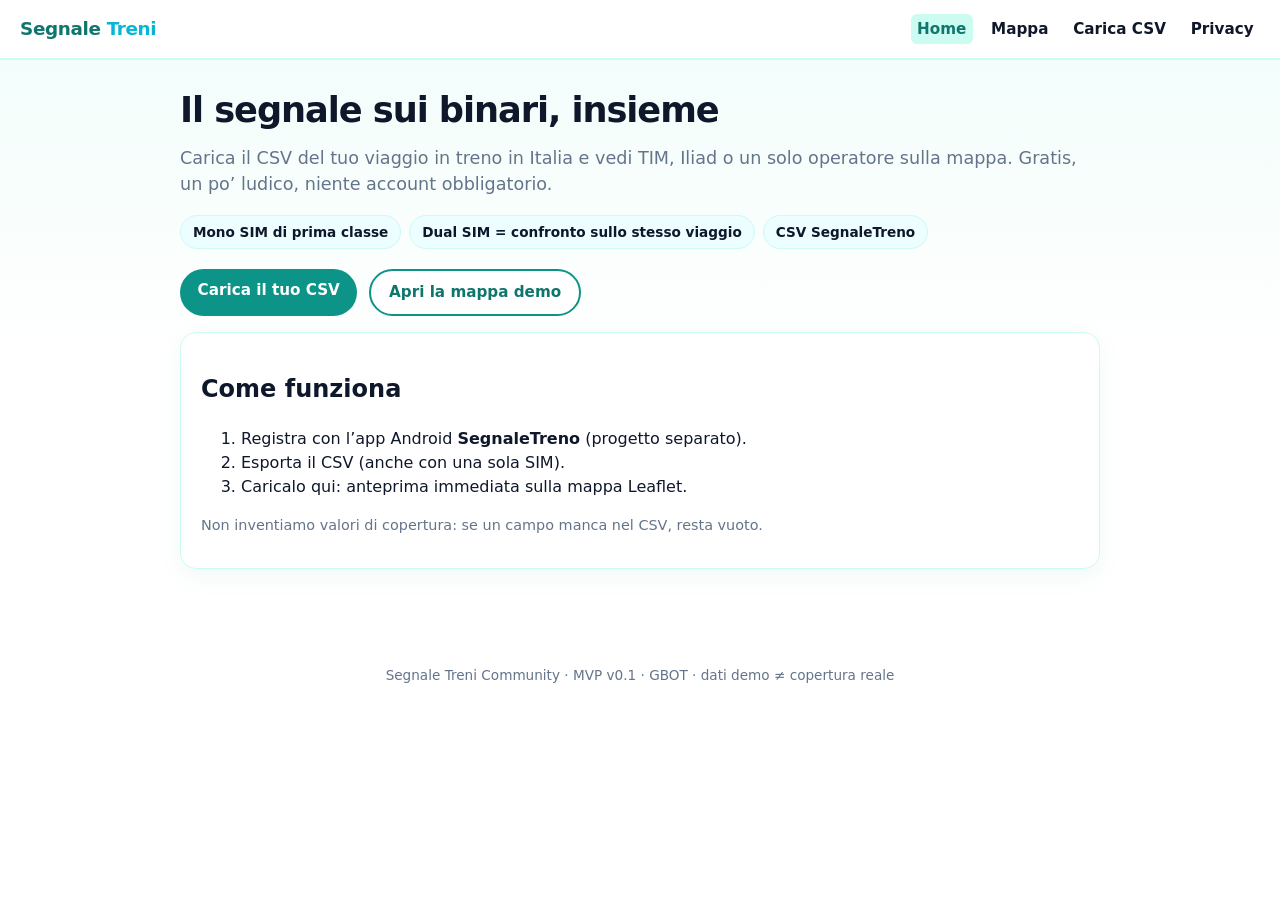
<file: index.html>
<!DOCTYPE html>
<html lang="it">
<head>
  <meta charset="utf-8" />
  <meta name="viewport" content="width=device-width, initial-scale=1" />
  <title>Home — Segnale Treni</title>
  <link rel="stylesheet" href="css/style.css" />
  
</head>
<body>
  <header>
    <a class="brand" href="index.html">Segnale <span>Treni</span></a>
    <nav>
      <a href="index.html" aria-current="page">Home</a><a href="mappa.html">Mappa</a><a href="upload.html">Carica CSV</a><a href="privacy.html">Privacy</a>
    </nav>
  </header>
  <main>
    <section class="hero">
      <h1>Il segnale sui binari, insieme</h1>
      <p class="lead">Carica il CSV del tuo viaggio in treno in Italia e vedi TIM, Iliad o un solo operatore sulla mappa. Gratis, un po’ ludico, niente account obbligatorio.</p>
      <div class="pills">
        <span class="pill">Mono SIM di prima classe</span>
        <span class="pill">Dual SIM = confronto sullo stesso viaggio</span>
        <span class="pill">CSV SegnaleTreno</span>
      </div>
      <div class="actions">
        <a class="btn" href="upload.html">Carica il tuo CSV</a>
        <a class="btn secondary" href="mappa.html">Apri la mappa demo</a>
      </div>
    </section>
    <section class="card">
      <h2>Come funziona</h2>
      <ol>
        <li>Registra con l’app Android <strong>SegnaleTreno</strong> (progetto separato).</li>
        <li>Esporta il CSV (anche con una sola SIM).</li>
        <li>Caricalo qui: anteprima immediata sulla mappa Leaflet.</li>
      </ol>
      <p class="note">Non inventiamo valori di copertura: se un campo manca nel CSV, resta vuoto.</p>
    </section>

  </main>
  <footer>Segnale Treni Community · MVP v0.1 · GBOT · dati demo ≠ copertura reale</footer>
</body>
</html>
</file>
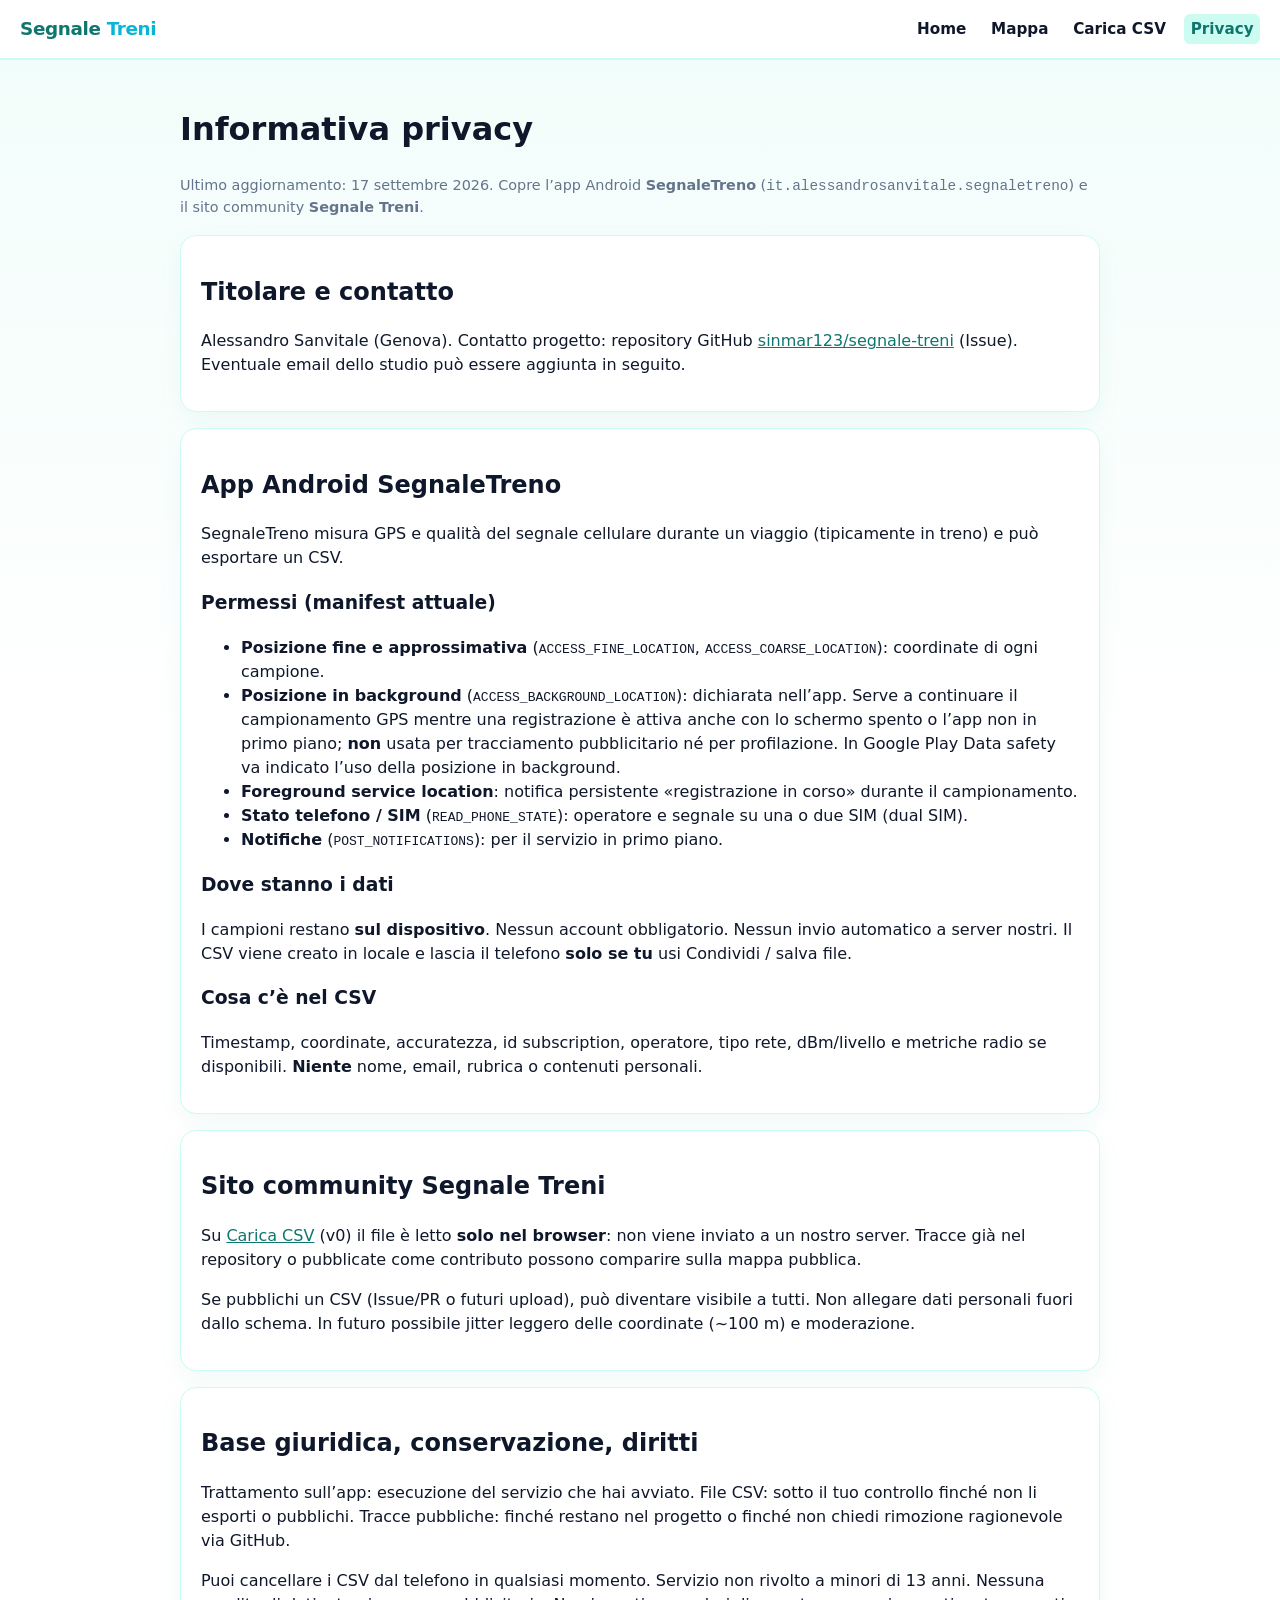
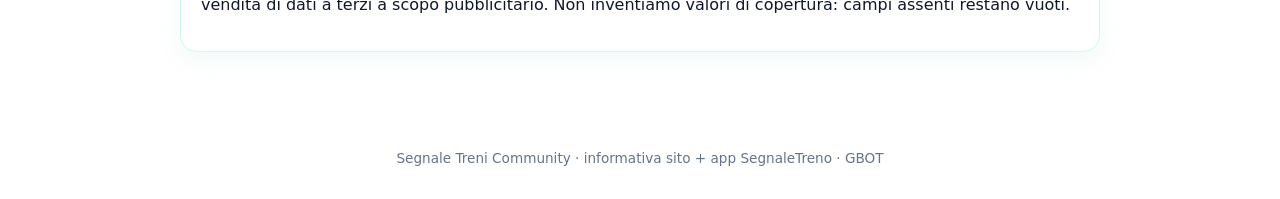
<file: privacy.html>
<!DOCTYPE html>
<html lang="it">
<head>
  <meta charset="utf-8" />
  <meta name="viewport" content="width=device-width, initial-scale=1" />
  <title>Privacy — Segnale Treni / SegnaleTreno</title>
  <link rel="stylesheet" href="css/style.css" />
</head>
<body>
  <header>
    <a class="brand" href="index.html">Segnale <span>Treni</span></a>
    <nav>
      <a href="index.html">Home</a><a href="mappa.html">Mappa</a><a href="upload.html">Carica CSV</a><a href="privacy.html" aria-current="page">Privacy</a>
    </nav>
  </header>
  <main>
    <h1>Informativa privacy</h1>
    <p class="note">Ultimo aggiornamento: 17 settembre 2026. Copre l’app Android <strong>SegnaleTreno</strong> (<code>it.alessandrosanvitale.segnaletreno</code>) e il sito community <strong>Segnale Treni</strong>.</p>

    <div class="card">
      <h2>Titolare e contatto</h2>
      <p>Alessandro Sanvitale (Genova). Contatto progetto: repository GitHub <a href="https://github.com/sinmar123/segnale-treni">sinmar123/segnale-treni</a> (Issue). Eventuale email dello studio può essere aggiunta in seguito.</p>
    </div>

    <div class="card">
      <h2>App Android SegnaleTreno</h2>
      <p>SegnaleTreno misura GPS e qualità del segnale cellulare durante un viaggio (tipicamente in treno) e può esportare un CSV.</p>
      <h3>Permessi (manifest attuale)</h3>
      <ul>
        <li><strong>Posizione fine e approssimativa</strong> (<code>ACCESS_FINE_LOCATION</code>, <code>ACCESS_COARSE_LOCATION</code>): coordinate di ogni campione.</li>
        <li><strong>Posizione in background</strong> (<code>ACCESS_BACKGROUND_LOCATION</code>): dichiarata nell’app. Serve a continuare il campionamento GPS mentre una registrazione è attiva anche con lo schermo spento o l’app non in primo piano; <strong>non</strong> usata per tracciamento pubblicitario né per profilazione. In Google Play Data safety va indicato l’uso della posizione in background.</li>
        <li><strong>Foreground service location</strong>: notifica persistente «registrazione in corso» durante il campionamento.</li>
        <li><strong>Stato telefono / SIM</strong> (<code>READ_PHONE_STATE</code>): operatore e segnale su una o due SIM (dual SIM).</li>
        <li><strong>Notifiche</strong> (<code>POST_NOTIFICATIONS</code>): per il servizio in primo piano.</li>
      </ul>
      <h3>Dove stanno i dati</h3>
      <p>I campioni restano <strong>sul dispositivo</strong>. Nessun account obbligatorio. Nessun invio automatico a server nostri. Il CSV viene creato in locale e lascia il telefono <strong>solo se tu</strong> usi Condividi / salva file.</p>
      <h3>Cosa c’è nel CSV</h3>
      <p>Timestamp, coordinate, accuratezza, id subscription, operatore, tipo rete, dBm/livello e metriche radio se disponibili. <strong>Niente</strong> nome, email, rubrica o contenuti personali.</p>
    </div>

    <div class="card">
      <h2>Sito community Segnale Treni</h2>
      <p>Su <a href="upload.html">Carica CSV</a> (v0) il file è letto <strong>solo nel browser</strong>: non viene inviato a un nostro server. Tracce già nel repository o pubblicate come contributo possono comparire sulla mappa pubblica.</p>
      <p>Se pubblichi un CSV (Issue/PR o futuri upload), può diventare visibile a tutti. Non allegare dati personali fuori dallo schema. In futuro possibile jitter leggero delle coordinate (~100&nbsp;m) e moderazione.</p>
    </div>

    <div class="card">
      <h2>Base giuridica, conservazione, diritti</h2>
      <p>Trattamento sull’app: esecuzione del servizio che hai avviato. File CSV: sotto il tuo controllo finché non li esporti o pubblichi. Tracce pubbliche: finché restano nel progetto o finché non chiedi rimozione ragionevole via GitHub.</p>
      <p>Puoi cancellare i CSV dal telefono in qualsiasi momento. Servizio non rivolto a minori di 13 anni. Nessuna vendita di dati a terzi a scopo pubblicitario. Non inventiamo valori di copertura: campi assenti restano vuoti.</p>
    </div>
  </main>
  <footer>Segnale Treni Community · informativa sito + app SegnaleTreno · GBOT</footer>
</body>
</html>
</file>
<file: css/style.css>
:root {
  --teal: #0d9488;
  --teal-dark: #0f766e;
  --cyan: #06b6d4;
  --ink: #0f172a;
  --muted: #64748b;
  --bg: #f0fdfa;
  --card: #ffffff;
  --border: #ccfbf1;
  --warn: #b45309;
}
* { box-sizing: border-box; }
body {
  margin: 0;
  font-family: "Segoe UI", system-ui, sans-serif;
  color: var(--ink);
  background: linear-gradient(180deg, var(--bg), #fff 40%);
  min-height: 100vh;
  line-height: 1.5;
}
a { color: var(--teal-dark); }
header {
  display: flex;
  flex-wrap: wrap;
  align-items: center;
  justify-content: space-between;
  gap: 0.75rem;
  padding: 0.85rem 1.25rem;
  background: var(--card);
  border-bottom: 2px solid var(--border);
  position: sticky;
  top: 0;
  z-index: 20;
}
.brand {
  font-weight: 800;
  font-size: 1.15rem;
  color: var(--teal-dark);
  text-decoration: none;
  letter-spacing: -0.02em;
}
.brand span { color: var(--cyan); }
nav { display: flex; flex-wrap: wrap; gap: 0.75rem; }
nav a {
  text-decoration: none;
  color: var(--ink);
  font-weight: 600;
  font-size: 0.95rem;
  padding: 0.25rem 0.4rem;
  border-radius: 0.4rem;
}
nav a:hover, nav a[aria-current="page"] {
  background: #ccfbf1;
  color: var(--teal-dark);
}
main { max-width: 960px; margin: 0 auto; padding: 1.5rem 1.25rem 3rem; }
.hero h1 {
  font-size: clamp(1.6rem, 4vw, 2.2rem);
  margin: 0 0 0.5rem;
  letter-spacing: -0.03em;
}
.hero p.lead { font-size: 1.1rem; color: var(--muted); margin-top: 0; }
.card {
  background: var(--card);
  border: 1px solid var(--border);
  border-radius: 1rem;
  padding: 1.1rem 1.25rem;
  margin: 1rem 0;
  box-shadow: 0 8px 24px rgba(13, 148, 136, 0.06);
}
.actions { display: flex; flex-wrap: wrap; gap: 0.75rem; margin-top: 1.25rem; }
.btn {
  display: inline-block;
  background: var(--teal);
  color: #fff !important;
  text-decoration: none;
  font-weight: 700;
  padding: 0.65rem 1.1rem;
  border-radius: 999px;
  border: none;
  cursor: pointer;
  font-size: 0.95rem;
}
.btn:hover { background: var(--teal-dark); }
.btn.secondary {
  background: #fff;
  color: var(--teal-dark) !important;
  border: 2px solid var(--teal);
}
.pills { display: flex; flex-wrap: wrap; gap: 0.5rem; margin: 0.75rem 0; }
.pill {
  background: #ecfeff;
  border: 1px solid var(--border);
  border-radius: 999px;
  padding: 0.35rem 0.75rem;
  font-size: 0.85rem;
  font-weight: 600;
}
#map {
  height: min(70vh, 560px);
  width: 100%;
  border-radius: 1rem;
  border: 1px solid var(--border);
  z-index: 1;
}
.toolbar {
  display: flex;
  flex-wrap: wrap;
  gap: 0.75rem;
  align-items: center;
  margin: 0.75rem 0 1rem;
}
.toolbar label { font-weight: 600; font-size: 0.9rem; }
.status { color: var(--muted); font-size: 0.9rem; }
.badge-row { display: flex; flex-wrap: wrap; gap: 0.5rem; }
.badge {
  background: #f0fdfa;
  border: 1px dashed var(--teal);
  border-radius: 0.75rem;
  padding: 0.5rem 0.75rem;
  font-size: 0.85rem;
}
.badge strong { display: block; color: var(--teal-dark); }
footer {
  text-align: center;
  color: var(--muted);
  font-size: 0.85rem;
  padding: 2rem 1rem;
}
.note { font-size: 0.9rem; color: var(--muted); }
.warn { color: var(--warn); }
input[type="file"] { max-width: 100%; }
</file>
